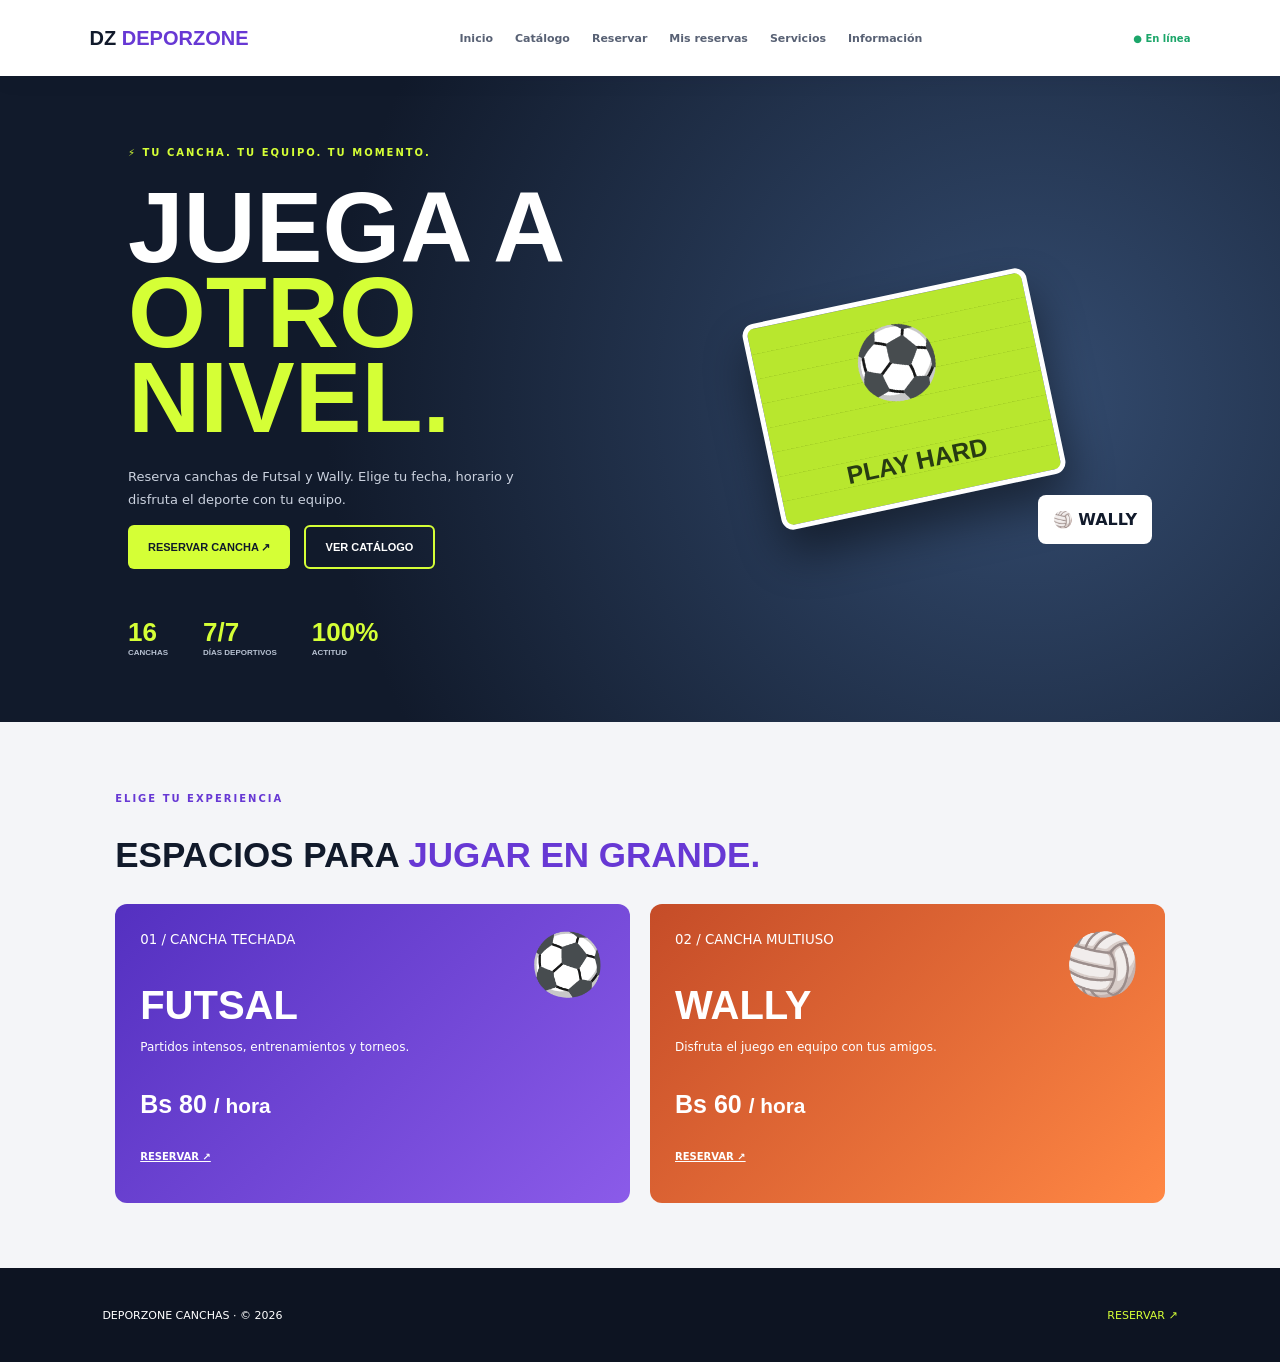
<file: index.html>
<!DOCTYPE html>
<html lang="es">
<head>
<meta charset="UTF-8">
<meta name="viewport" content="width=device-width, initial-scale=1.0, viewport-fit=cover">
<title>DeporZone Canchas</title>
<meta name="description" content="Reserva canchas de Futsal y Wally en La Paz. PWA con modo offline.">
<link rel="manifest" href="manifest.json">
<meta name="theme-color" content="#111a2b">
<link rel="icon" href="icons/icon-192.png">
<link rel="apple-touch-icon" href="icons/icon-192.png">
<link rel="stylesheet" href="styles.css">
</head>
<body class="pagina">
<header class="cabecera">
  <a class="cabecera__logo" href="#inicio">DZ <b>DEPORZONE</b></a>
  <button type="button" class="cabecera__hamburguesa" id="hamb" aria-label="Abrir menú" aria-expanded="false">☰</button>
  <nav class="cabecera__nav" id="nav" aria-label="Principal">
    <a class="cabecera__enlace" href="#inicio">Inicio</a>
    <a class="cabecera__enlace" href="#catalogo">Catálogo</a>
    <a class="cabecera__enlace" href="#reservar">Reservar</a>
    <a class="cabecera__enlace" href="#mis-reservas">Mis reservas</a>
    <a class="cabecera__enlace" href="#servicios">Servicios</a>
    <a class="cabecera__enlace" href="#info">Información</a>
  </nav>
  <span class="cabecera__estado estado-red estado-red--online" id="estadoRed" role="status" aria-live="polite">● En línea</span>
</header>

<main class="contenido">
<section class="vista" id="inicio">
  <div class="portada">
    <div class="portada__texto">
      <small class="portada__etiqueta">⚡ TU CANCHA. TU EQUIPO. TU MOMENTO.</small>
      <h1 class="portada__titulo">JUEGA A<br><em>OTRO NIVEL.</em></h1>
      <p class="portada__descripcion">Reserva canchas de Futsal y Wally. Elige tu fecha, horario y disfruta el deporte con tu equipo.</p>
      <a class="boton" href="#reservar">RESERVAR CANCHA ↗</a>
      <a class="boton boton--secundario" href="#catalogo">VER CATÁLOGO</a>
      <div class="portada__stats"><b>16 <small>CANCHAS</small></b><b>7/7 <small>DÍAS DEPORTIVOS</small></b><b>100% <small>ACTITUD</small></b></div>
    </div>
    <div class="portada__arte"><div class="portada__cancha">⚽<strong>PLAY HARD</strong></div><span class="portada__flotante">🏐 WALLY</span></div>
  </div>
  <div class="seccion">
    <small class="seccion__etiqueta">ELIGE TU EXPERIENCIA</small>
    <h2 class="seccion__titulo">ESPACIOS PARA <em>JUGAR EN GRANDE.</em></h2>
    <div class="deportes">
      <article class="tarjeta-deporte tarjeta-deporte--futsal"><span class="tarjeta-deporte__icono">⚽</span><small>01 / CANCHA TECHADA</small><h3 class="tarjeta-deporte__titulo">FUTSAL</h3><p class="tarjeta-deporte__texto">Partidos intensos, entrenamientos y torneos.</p><b class="tarjeta-deporte__precio">Bs 80 <small>/ hora</small></b><a class="tarjeta-deporte__enlace" href="#reservar" data-deporte="futsal">RESERVAR ↗</a></article>
      <article class="tarjeta-deporte tarjeta-deporte--wally"><span class="tarjeta-deporte__icono">🏐</span><small>02 / CANCHA MULTIUSO</small><h3 class="tarjeta-deporte__titulo">WALLY</h3><p class="tarjeta-deporte__texto">Disfruta el juego en equipo con tus amigos.</p><b class="tarjeta-deporte__precio">Bs 60 <small>/ hora</small></b><a class="tarjeta-deporte__enlace" href="#reservar" data-deporte="wally">RESERVAR ↗</a></article>
    </div>
  </div>
</section>

<section class="vista" id="catalogo">
  <div class="encabezado"><small class="encabezado__etiqueta">CATÁLOGO DE CANCHAS</small><h1 class="encabezado__titulo">ELIGE TU <em>ESPACIO.</em></h1><p class="encabezado__texto">Futsal y Wally en distintas zonas. Toca "Reservar" y pasamos directo al formulario.</p></div>
  <div class="seccion">
    <div class="filtros" id="filtrosCatalogo">
      <button type="button" class="filtros__chip filtros__chip--activo" data-filtro="todas">Todas</button>
      <button type="button" class="filtros__chip" data-filtro="futsal">⚽ Futsal</button>
      <button type="button" class="filtros__chip" data-filtro="wally">🏐 Wally</button>
      <span class="filtros__conteo" id="conteoCatalogo" aria-live="polite"></span>
    </div>
    <section id="catalogoCanchas" class="catalogo"><p class="catalogo__estado">Cargando canchas…</p></section>
    <article class="detalle-cancha" id="detalleCancha" hidden aria-live="polite">
      <h3 class="detalle-cancha__titulo" id="detalleTitulo"></h3>
      <div class="detalle-cancha__cuerpo" id="detalleProyecto"></div>
    </article>
  </div>
</section>

<section class="vista" id="reservar">
  <div class="encabezado"><small class="encabezado__etiqueta">RESERVAS ONLINE · DEPORZONE</small><h1 class="encabezado__titulo">APARTA TU <em>CANCHA.</em></h1><p class="encabezado__texto">Selecciona espacio, fecha y horario. El precio se calcula automáticamente.</p></div>
  <div class="reserva reserva--futsal seccion" id="reservaPanel">
    <div class="panel">
      <h2 class="panel__titulo">01 · ELIGE TU CANCHA</h2>
      <div class="tipos">
        <button type="button" class="tipos__boton tipos__boton--elegido" data-deporte="futsal">⚽ FUTSAL <small>Bs 80/h</small></button>
        <button type="button" class="tipos__boton" data-deporte="wally">🏐 WALLY <small>Bs 60/h</small></button>
      </div>
      <label class="panel__etiqueta" for="canchaReserva">Cancha específica</label>
      <select class="campo" id="canchaReserva"></select>
      <h2 class="panel__titulo">02 · FECHA Y HORARIO</h2>
      <label class="panel__etiqueta" for="fecha">Fecha de reserva</label>
      <input class="campo" id="fecha" type="date">
      <p class="panel__pista">Verde = disponible · Rojo = ocupado</p>
      <div id="horarios" class="horarios" role="group" aria-label="Horarios"></div>
      <h2 class="panel__titulo">03 · TIEMPO DE JUEGO</h2>
      <label class="panel__etiqueta" for="horas">Horas (1 a 5)</label>
      <div class="contador"><button type="button" class="contador__boton" id="minus" aria-label="Menos horas">−</button><input class="contador__valor" id="horas" type="number" min="1" max="5" value="1"><button type="button" class="contador__boton" id="plus" aria-label="Más horas">+</button></div>
    </div>
    <aside class="resumen" id="resumen">
      <small class="resumen__etiqueta">● RESUMEN DE TU RESERVA</small>
      <h2 class="resumen__titulo">DETALLE <em>DE COSTOS</em></h2>
      <div class="resumen__icono" id="ball">⚽</div>
      <p class="resumen__fila">Cancha <b id="canchaTexto">—</b></p>
      <p class="resumen__fila">Tipo de cancha <b id="kindText">Futsal</b></p>
      <p class="resumen__fila">Horario <b id="timeText">Sin seleccionar</b></p>
      <p class="resumen__fila">Horas <b id="hoursText">1</b></p>
      <p class="resumen__fila">Precio por hora <b id="rate">Bs 80</b></p>
      <p class="resumen__fila">Subtotal <b id="subtotal">Bs 80</b></p>
      <div class="resumen__garantia">GARANTÍA REEMBOLSABLE <b id="guarantee">Bs 40</b><small>Se devuelve al finalizar si no hay daños.</small></div>
      <h3 class="resumen__total">TOTAL A CANCELAR <strong id="total">Bs 120</strong></h3>
      <button type="button" id="confirm" class="boton boton--completo">CONFIRMAR RESERVA ↗</button>
      <small class="resumen__aviso">Demostración académica · No procesa pagos reales</small>
    </aside>
  </div>
</section>

<section class="vista" id="mis-reservas">
  <div class="encabezado"><small class="encabezado__etiqueta">TUS TURNOS</small><h1 class="encabezado__titulo">MIS <em>RESERVAS.</em></h1><p class="encabezado__texto">Reserva rápida en cualquiera de las 16 canchas, lista de espera y tus reservas confirmadas.</p></div>
  <div class="seccion modulos">
    <section class="panel modulo-reservas">
      <h2 class="panel__titulo">Reserva rápida de cancha y turno</h2>
      <form id="formReserva" class="formulario" novalidate>
        <label class="panel__etiqueta" for="clienteNombre">Nombre o equipo</label>
        <input class="campo" type="text" id="clienteNombre" placeholder="Nombre o equipo" maxlength="40" autocomplete="off" required>
        <label class="panel__etiqueta" for="canchaSelect">Cancha</label>
        <select class="campo" id="canchaSelect"></select>
        <label class="panel__etiqueta" for="turnoSelect">Horario (hoy)</label>
        <select class="campo" id="turnoSelect"></select>
        <p class="formulario__error" id="errorReserva" role="alert" hidden>Escribe tu nombre o equipo.</p>
        <button type="submit" class="boton-accion">Confirmar reserva</button>
      </form>
    </section>
    <section class="panel cola-espera">
      <h2 class="panel__titulo">Lista de espera</h2>
      <label class="panel__etiqueta" for="inputEquipo">Equipo o jugador</label>
      <input class="campo" type="text" id="inputEquipo" placeholder="Anotar equipo o jugador…" maxlength="40" autocomplete="off">
      <button type="button" id="btnAnotar" class="boton-tactil boton-tactil--ancho">+ Anotar</button>
      <div id="listaEspera" class="cola-espera__lista"></div>
    </section>
    <section class="panel panel--ancho reservas-confirmadas">
      <h2 class="panel__titulo">Reservas confirmadas</h2>
      <p class="reservas-confirmadas__vacio" id="reservasVacio">Aún no tienes reservas confirmadas.</p>
      <ul id="listaReservas" class="lista-segura"></ul>
      <button type="button" id="btnLimpiarReservas" class="boton-accion boton-accion--peligro" hidden>Limpiar reservas confirmadas</button>
    </section>
  </div>
</section>

<section class="vista" id="servicios">
  <div class="encabezado"><small class="encabezado__etiqueta">MÁS QUE UNA CANCHA</small><h1 class="encabezado__titulo">ESPACIOS PARA <em>JUGAR.</em></h1></div>
  <div class="seccion servicios">
    <article class="servicios__item"><span class="servicios__icono">⚽</span><div class="servicios__texto"><h2>CANCHA DE FUTSAL</h2><p>Espacio para partidos recreativos y competitivos.</p></div><b class="servicios__precio">Bs 80/h</b></article>
    <article class="servicios__item"><span class="servicios__icono">🏐</span><div class="servicios__texto"><h2>CANCHA DE WALLY</h2><p>Ideal para disfrutar del juego en equipo.</p></div><b class="servicios__precio">Bs 60/h</b></article>
  </div>
</section>

<section class="vista" id="info">
  <div class="encabezado"><small class="encabezado__etiqueta">AYUDA Y CONTROL</small><h1 class="encabezado__titulo">JUEGA CON <em>CONFIANZA.</em></h1></div>
  <div class="seccion">
    <div class="acordeon">
      <article class="acordeon__item"><button type="button" class="acordeon__boton">¿Cómo reservo una cancha? <b>＋</b></button><div class="acordeon__panel">Elige el tipo de cancha, la cancha específica, fecha, horario disponible y cantidad de horas. Revisa el resumen y confirma.</div></article>
      <article class="acordeon__item"><button type="button" class="acordeon__boton">¿Qué es la garantía? <b>＋</b></button><div class="acordeon__panel">Es un monto reembolsable por el cuidado de las instalaciones. En esta maqueta equivale al 50% del subtotal.</div></article>
      <article class="acordeon__item"><button type="button" class="acordeon__boton">¿Qué significa un horario rojo? <b>＋</b></button><div class="acordeon__panel">Es un horario ocupado que no puede seleccionarse.</div></article>
      <article class="acordeon__item"><button type="button" class="acordeon__boton">¿Funciona sin internet? <b>＋</b></button><div class="acordeon__panel">Sí. Si pierdes la conexión, tu reserva se guarda en el dispositivo como "Pendiente de envío" y se verifica sola al volver la red.</div></article>
      <article class="acordeon__item"><button type="button" class="acordeon__boton">¿Se realiza un pago real? <b>＋</b></button><div class="acordeon__panel">No. La web es una demostración académica sin conexión a pasarela de pago.</div></article>
    </div>
    <div class="bitacora"><h2 class="bitacora__titulo">BITÁCORA DE ACTIVIDAD</h2><button type="button" class="bitacora__limpiar" id="clear">LIMPIAR</button><div class="bitacora__registro" id="logs">Sesión iniciada.</div></div>
  </div>
</section>
</main>

<footer class="pie">DEPORZONE CANCHAS · © 2026 <a class="pie__enlace" href="#reservar">RESERVAR ↗</a></footer>

<div class="modal" id="modal" role="dialog" aria-modal="true" aria-labelledby="modalTitulo">
  <div class="modal__caja">
    <button type="button" id="x" class="modal__cerrar" aria-label="Cerrar">×</button>
    <small>ÚLTIMO PASO</small>
    <h2 class="modal__titulo" id="modalTitulo">CONFIRMAR <em>RESERVA.</em></h2>
    <p class="modal__intro">Verifica el detalle antes de procesar tu solicitud.</p>
    <p class="modal__fila">Servicio <b id="mKind">Futsal</b></p>
    <p class="modal__fila">Horario <b id="mTime">—</b></p>
    <p class="modal__fila">Monto a cancelar <b id="mTotal">Bs 120</b></p>
    <div class="modal__tiempo">TIEMPO RESTANTE <strong id="timer">00:30</strong></div>
    <button type="button" id="cancel" class="modal__cancelar">CANCELAR</button>
    <button type="button" id="process" class="boton">PROCESAR RESERVA ↗</button>
  </div>
</div>
<div class="toast" id="toast" role="status" aria-live="polite"></div>

<script src="vendor/jquery-3.6.1.min.js"></script>
<script src="vendor/purify-3.4.14.min.js"></script>
<script src="script.js"></script>
</body>
</html>
</file>
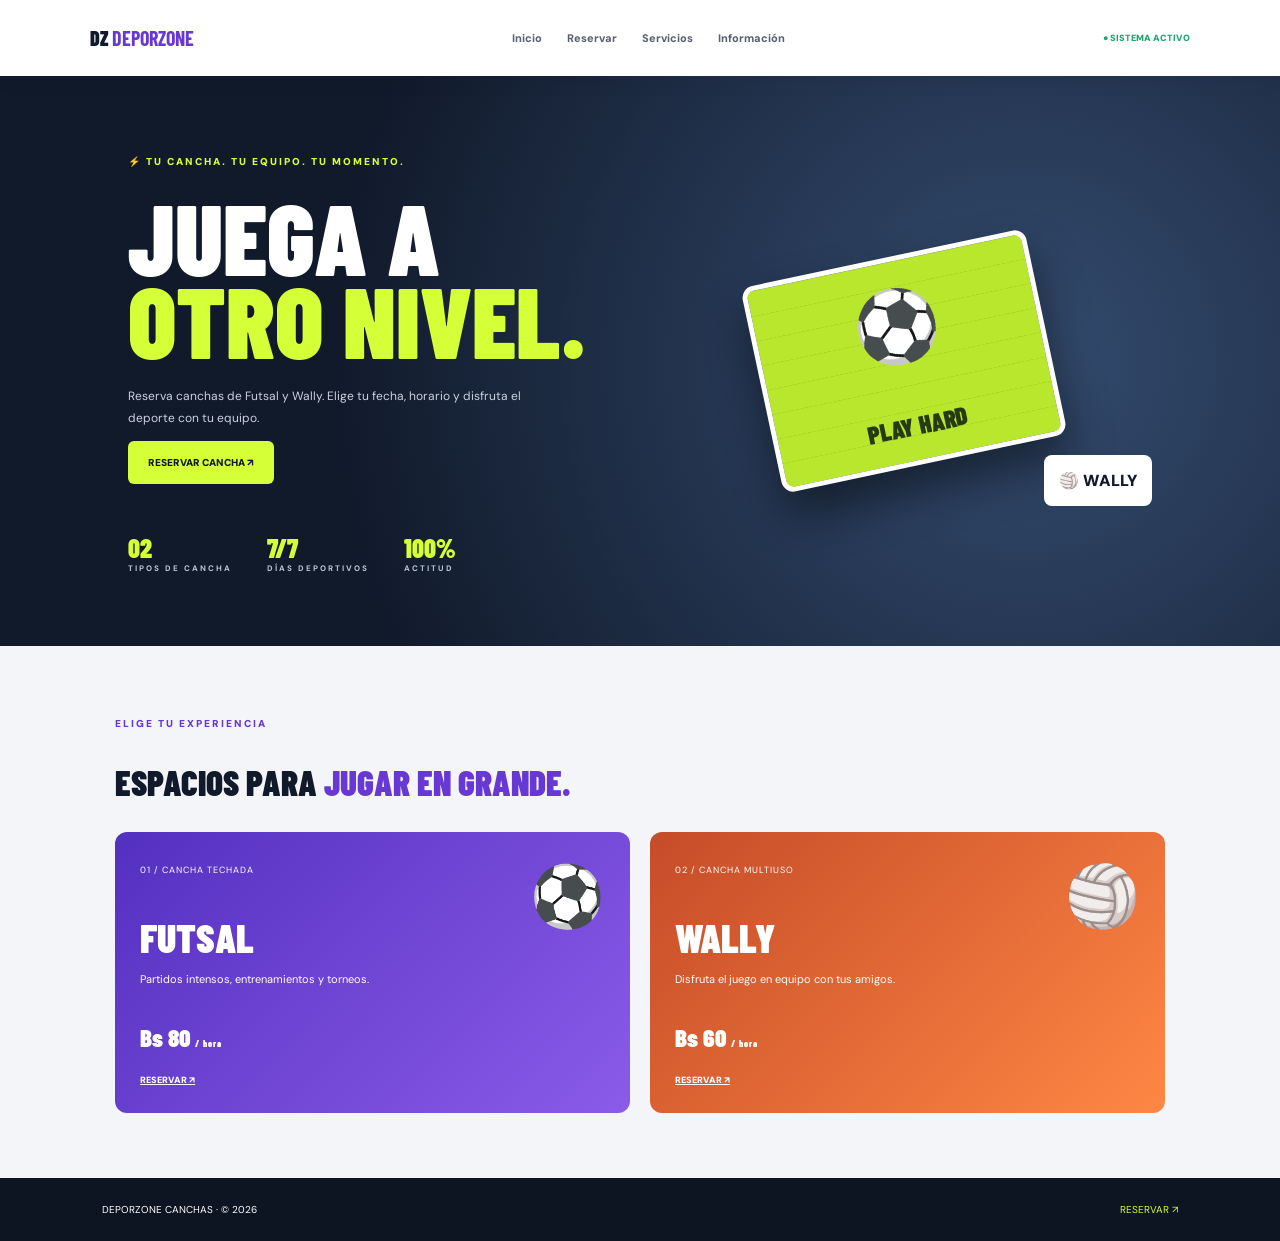
<file: lab-jquery/index.html>
<!DOCTYPE html><html lang="es"><head><meta charset="UTF-8"><meta name="viewport" content="width=device-width,initial-scale=1,viewport-fit=cover"><title>DeporZone Canchas</title><link rel="stylesheet" href="styles.css"></head><body>
<header><a class="logo" href="#inicio">DZ <b>DEPORZONE</b></a><button id="hamb">☰</button><nav id="nav"><a href="#inicio">Inicio</a><a href="#reservar">Reservar</a><a href="#servicios">Servicios</a><a href="#info">Información</a></nav><span class="status">● SISTEMA ACTIVO</span></header>
<main>
<section class="view" id="inicio"><div class="hero"><div><small>⚡ TU CANCHA. TU EQUIPO. TU MOMENTO.</small><h1>JUEGA A<br><em>OTRO NIVEL.</em></h1><p>Reserva canchas de Futsal y Wally. Elige tu fecha, horario y disfruta el deporte con tu equipo.</p><a class="btn" href="#reservar">RESERVAR CANCHA ↗</a><div class="stats"><b>02 <small>TIPOS DE CANCHA</small></b><b>7/7 <small>DÍAS DEPORTIVOS</small></b><b>100% <small>ACTITUD</small></b></div></div><div class="hero-art"><div class="court">⚽<strong>PLAY HARD</strong></div><span class="float">🏐 WALLY</span></div></div>
<div class="section"><small class="purple">ELIGE TU EXPERIENCIA</small><h2>ESPACIOS PARA <em>JUGAR EN GRANDE.</em></h2><div class="cards"><article class="card fut"><span>⚽</span><small>01 / CANCHA TECHADA</small><h3>FUTSAL</h3><p>Partidos intensos, entrenamientos y torneos.</p><b>Bs 80 <small>/ hora</small></b><a href="#reservar" data-type="futsal">RESERVAR ↗</a></article><article class="card wal"><span>🏐</span><small>02 / CANCHA MULTIUSO</small><h3>WALLY</h3><p>Disfruta el juego en equipo con tus amigos.</p><b>Bs 60 <small>/ hora</small></b><a href="#reservar" data-type="wally">RESERVAR ↗</a></article></div></div></section>
<section class="view" id="reservar"><div class="pagehead"><small>RESERVAS ONLINE · DEPORZONE</small><h1>APARTA TU <em>CANCHA.</em></h1><p>Selecciona espacio, fecha y horario. El precio se calcula automáticamente.</p></div><div class="booking section"><div class="panel"><h2>01 · ELIGE TU CANCHA</h2><div class="types"><button class="type chosen" data-kind="futsal">⚽ FUTSAL <small>Bs 80/h</small></button><button class="type" data-kind="wally">🏐 WALLY <small>Bs 60/h</small></button></div><h2>02 · FECHA Y HORARIO</h2><label>Fecha de reserva</label><input id="date" type="date"><p class="hint">Verde = disponible · Rojo = ocupado</p><div id="slots" class="slots"><button data-time="09:00">09:00</button><button class="busy" disabled>10:00</button><button data-time="11:00">11:00</button><button data-time="12:00">12:00</button><button class="busy" disabled>13:00</button><button data-time="14:00">14:00</button><button data-time="15:00">15:00</button><button class="busy" disabled>16:00</button><button data-time="17:00">17:00</button><button data-time="18:00">18:00</button><button class="busy" disabled>19:00</button><button data-time="20:00">20:00</button></div><h2>03 · TIEMPO DE JUEGO</h2><label>Horas (1 a 5)</label><div class="counter"><button id="minus">−</button><input id="hours" type="number" min="1" max="5" value="1"><button id="plus">+</button></div></div>
<aside class="summary"><small>● RESUMEN DE TU RESERVA</small><h2>DETALLE <em>DE COSTOS</em></h2><div class="ball" id="ball">⚽</div><p>Tipo de cancha <b id="kindText">Futsal</b></p><p>Horario <b id="timeText">Sin seleccionar</b></p><p>Horas <b id="hoursText">1</b></p><p>Precio por hora <b id="rate">Bs 80</b></p><p>Subtotal <b id="subtotal">Bs 80</b></p><div class="guarantee">GARANTÍA REEMBOLSABLE <b id="guarantee">Bs 40</b><small>Se devuelve al finalizar si no hay daños.</small></div><h3>TOTAL A CANCELAR <strong id="total">Bs 120</strong></h3><button id="confirm" class="btn full">CONFIRMAR RESERVA ↗</button><small class="disclaimer">Demostración académica · No procesa pagos reales</small></aside></div></section>
<section class="view" id="servicios"><div class="pagehead"><small>MÁS QUE UNA CANCHA</small><h1>ESPACIOS PARA <em>JUGAR.</em></h1></div><div class="section detail"><article><span>⚽</span><div><h2>CANCHA DE FUTSAL</h2><p>Espacio para partidos recreativos y competitivos.</p></div><b>Bs 80/h</b></article><article><span>🏐</span><div><h2>CANCHA DE WALLY</h2><p>Ideal para disfrutar del juego en equipo.</p></div><b>Bs 60/h</b></article></div></section>
<section class="view" id="info"><div class="pagehead"><small>AYUDA Y CONTROL</small><h1>JUEGA CON <em>CONFIANZA.</em></h1></div><div class="section"><div class="accordion"><article><button>¿Cómo reservo una cancha? <b>＋</b></button><div>Elige el tipo de cancha, fecha, horario disponible y cantidad de horas. Revisa el resumen y confirma.</div></article><article><button>¿Qué es la garantía? <b>＋</b></button><div>Es un monto reembolsable por el cuidado de las instalaciones. En esta maqueta equivale al 50% del subtotal.</div></article><article><button>¿Qué significa un horario rojo? <b>＋</b></button><div>Es un horario ocupado que no puede seleccionarse.</div></article><article><button>¿Se realiza un pago real? <b>＋</b></button><div>No. La web es una demostración académica sin conexión a pasarela de pago.</div></article></div><div class="log"><h2>BITÁCORA DE ACTIVIDAD</h2><button id="clear">LIMPIAR</button><div id="logs">Sesión iniciada.</div></div></div></section>
</main><footer>DEPORZONE CANCHAS · © 2026 <a href="#reservar">RESERVAR ↗</a></footer>
<div id="modal"><div class="dialog"><button id="x" class="x">×</button><small>ÚLTIMO PASO</small><h2>CONFIRMAR <em>RESERVA.</em></h2><p>Verifica el detalle antes de procesar tu solicitud.</p><p>Servicio <b id="mKind">Futsal</b></p><p>Horario <b id="mTime">—</b></p><p>Monto a cancelar <b id="mTotal">Bs 120</b></p><div class="timer">TIEMPO RESTANTE <strong id="timer">00:30</strong></div><button id="cancel">CANCELAR</button><button id="process" class="btn">PROCESAR RESERVA ↗</button></div></div><div id="toast"></div>
<script src="vendor/jquery-3.6.1.min.js"></script><script src="script.js"></script></body></html>
</file>
<file: styles.css>
/* DeporZone · BEM (bloque__elemento--modificador) · especificidad plana de 1 clase · sin !important · CLS ≤ 0.1 */
:root{--navy:#111a2b;--purple:#6738d4;--lime:#d5ff36;--orange:#f97316;--paper:#f4f5f8;--muted:#667085;--ok:#168151;--bad:#ca4e58;--safe-top:env(safe-area-inset-top,0px);--safe-bottom:env(safe-area-inset-bottom,0px)}
*,*::before,*::after{box-sizing:border-box}
html{-webkit-text-size-adjust:100%;scroll-padding-top:90px}
.pagina{margin:0;min-height:100dvh;background:var(--paper);color:var(--navy);font-family:"DM Sans","Segoe UI",system-ui,sans-serif;overflow-x:hidden}
img{max-width:100%;height:auto}
:focus-visible{outline:3px solid var(--orange);outline-offset:2px}

/* ===== cabecera ===== */
.cabecera{min-height:76px;background:#fff;display:flex;align-items:center;justify-content:space-between;gap:12px;padding:var(--safe-top) 7% 0;position:sticky;top:0;z-index:10;box-shadow:0 3px 20px #111a2b12}
.cabecera__logo{font:900 20px "Barlow Condensed","Arial Narrow",sans-serif;color:var(--navy);text-decoration:none}
.cabecera__logo b{color:var(--purple)}
.cabecera__nav{display:flex;gap:22px}
.cabecera__enlace{display:inline-flex;align-items:center;min-height:44px;font-size:11px;font-weight:800;text-decoration:none;color:#586174}
.cabecera__enlace:hover{color:var(--purple)}
.cabecera__hamburguesa{display:none;min-width:44px;min-height:44px;border:0;border-radius:6px;background:var(--lime);font-size:20px;cursor:pointer}
.cabecera__estado{font-size:10px;font-weight:900;white-space:nowrap}
.estado-red--online{color:#1ca66a}
.estado-red--offline{color:var(--orange)}

/* ===== vistas ===== */
.vista{display:none}
.vista--activa{display:block}
.contenido{overflow-x:clip}

/* ===== portada ===== */
.portada{background:radial-gradient(circle at 80%,#344c70,#111a2b 65%);color:#fff;min-height:570px;padding:65px 10%;display:grid;grid-template-columns:1fr 1fr;align-items:center;gap:30px}
.portada__etiqueta,.encabezado__etiqueta{color:var(--lime);font-size:10px;font-weight:900;letter-spacing:2px}
.portada__titulo,.encabezado__titulo{font:900 clamp(55px,8vw,100px)/.85 "Barlow Condensed","Arial Narrow",sans-serif;margin:25px 0}
.portada__titulo em,.encabezado__titulo em{font-style:normal;color:var(--lime)}
.portada__descripcion,.encabezado__texto{font-size:13px;line-height:1.8;color:#cbd2df;max-width:430px}
.portada__stats{display:flex;gap:35px;margin-top:48px}
.portada__stats b{font:900 26px "Barlow Condensed","Arial Narrow",sans-serif;color:var(--lime)}
.portada__stats small{display:block;font:800 8px "DM Sans",sans-serif;color:#b8c2d2}
.portada__arte{height:330px;display:grid;place-items:center;position:relative}
.portada__cancha{width:290px;max-width:100%;height:210px;border:5px solid #fff;border-radius:12px;background:repeating-linear-gradient(0deg,#b8e72e,#b8e72e 24px,#a5d126 25px);transform:rotate(-12deg);display:grid;place-items:center;color:#273b12;font-size:70px;box-shadow:0 25px 45px #0007}
.portada__cancha strong{font:900 25px "Barlow Condensed","Arial Narrow",sans-serif}
.portada__flotante{position:absolute;right:0;bottom:20px;background:#fff;color:var(--navy);padding:15px;border-radius:8px;font-weight:900}

/* ===== botones ===== */
.boton{display:inline-flex;align-items:center;justify-content:center;min-height:44px;border:0;border-radius:6px;background:var(--lime);color:var(--navy);padding:0 20px;font:900 11px "DM Sans",sans-serif;text-decoration:none;cursor:pointer}
.boton--secundario{background:transparent;color:#fff;border:2px solid var(--lime);margin-left:8px}
.boton--completo{width:100%}
.boton-accion{width:100%;min-height:44px;margin-top:14px;border:0;border-radius:6px;background:var(--purple);color:#fff;font:900 12px "DM Sans",sans-serif;cursor:pointer}
.boton-accion--peligro{background:var(--bad)}
.boton-tactil{min-width:44px;min-height:44px;flex-shrink:0;background:#0f172a;color:#fff;border:0;border-bottom:3px solid var(--orange);border-radius:6px;font-weight:800;cursor:pointer}
.boton-tactil--ancho{width:100%;margin-top:10px}

/* ===== secciones y tarjetas de deporte ===== */
.seccion{padding:65px 9%}
.seccion__etiqueta{color:var(--purple);font-size:10px;font-weight:900;letter-spacing:2px}
.seccion__titulo,.panel__titulo,.resumen__titulo,.modal__titulo,.bitacora__titulo{font-family:"Barlow Condensed","Arial Narrow",sans-serif;font-weight:900}
.seccion__titulo{font-size:35px}
.seccion__titulo em,.modal__titulo em{font-style:normal;color:var(--purple)}
.deportes{display:grid;grid-template-columns:1fr 1fr;gap:20px}
.tarjeta-deporte{padding:25px;border-radius:12px;color:#fff;position:relative;overflow:hidden}
.tarjeta-deporte--futsal{background:linear-gradient(135deg,#5430c0,#8b5be9)}
.tarjeta-deporte--wally{background:linear-gradient(135deg,#c54c28,#ff8744)}
.tarjeta-deporte__icono{float:right;font-size:60px}
.tarjeta-deporte__titulo{font:900 40px "Barlow Condensed","Arial Narrow",sans-serif;margin:35px 0 0}
.tarjeta-deporte__texto{font-size:12px;min-height:35px}
.tarjeta-deporte__precio{display:block;font:900 25px "Barlow Condensed","Arial Narrow",sans-serif;margin:15px 0}
.tarjeta-deporte__enlace{display:inline-flex;align-items:center;min-height:44px;font-size:10px;font-weight:900;color:#fff}

/* ===== encabezado de página ===== */
.encabezado{background:linear-gradient(110deg,#111a2b,#304767);padding:55px 10%;color:#fff}
.encabezado__titulo{font-size:clamp(46px,7vw,70px);margin:17px 0}

/* ===== catálogo ===== */
.filtros{display:flex;flex-wrap:wrap;align-items:center;gap:10px;margin-bottom:25px}
.filtros__chip{min-height:44px;border:1px solid #d9dce5;background:#fff;border-radius:999px;padding:0 18px;font:800 12px "DM Sans",sans-serif;color:var(--navy);cursor:pointer}
.filtros__chip--activo{background:var(--purple);border-color:var(--purple);color:#fff}
.filtros__conteo{margin-left:auto;font-size:12px;color:var(--muted)}
.catalogo{display:grid;grid-template-columns:repeat(auto-fill,minmax(250px,1fr));gap:18px;min-height:200px}
.catalogo__estado{grid-column:1/-1;font-size:13px;color:var(--muted);text-align:center;padding:40px 10px}
.catalogo__reintentar{display:block;min-height:44px;margin:8px auto 0;padding:0 18px;border:0;border-radius:6px;background:var(--lime);font:900 11px "DM Sans",sans-serif;cursor:pointer}
.tarjeta-cancha{background:#fff;border:1px solid #e5e7ed;border-radius:12px;overflow:hidden;display:flex;flex-direction:column;min-width:0}
.tarjeta-cancha__imagen{display:block;width:100%;height:auto;aspect-ratio:5/3;background:#e9ebf1;object-fit:cover}
.tarjeta-cancha__info{padding:16px 18px 6px;flex:1;min-width:0}
.tarjeta-cancha__titulo{font:900 24px "Barlow Condensed","Arial Narrow",sans-serif;margin:0 0 6px;white-space:nowrap;overflow:hidden;text-overflow:ellipsis}
.tarjeta-cancha__detalle{font-size:12px;line-height:1.6;color:var(--muted);margin:0 0 6px}
.tarjeta-cancha__meta{font-size:11px;margin:0}
.tarjeta-cancha__meta b{color:var(--purple)}
.tarjeta-cancha__acciones{display:flex;gap:8px;padding:12px 18px 18px}
.tarjeta-cancha__boton{flex:1;min-height:44px;border:2px solid var(--navy);border-radius:6px;background:#fff;color:var(--navy);font:900 11px "DM Sans",sans-serif;cursor:pointer}
.tarjeta-cancha__boton--destacado{background:var(--lime);border-color:var(--lime);border-bottom:3px solid var(--orange)}
.detalle-cancha{margin-top:25px;padding:22px;background:#fff;border-left:5px solid var(--purple);border-radius:10px}
.detalle-cancha__titulo{font:900 28px "Barlow Condensed","Arial Narrow",sans-serif;margin:0 0 8px}
.detalle-cancha__cuerpo{font-size:13px;line-height:1.7;overflow-wrap:anywhere}

/* ===== reserva ===== */
.reserva{display:grid;grid-template-columns:1.4fr .8fr;gap:25px;align-items:start}
.panel,.resumen{background:#fff;border:1px solid #e5e7ed;border-radius:12px;padding:25px;min-width:0}
.panel--ancho{grid-column:1/-1}
.panel__titulo{font-size:23px;margin:5px 0 17px}
.panel__etiqueta{display:block;font-size:11px;font-weight:900;margin:10px 0 6px}
.panel__pista{font-size:11px;color:var(--muted)}
.campo{width:100%;min-height:44px;padding:10px 12px;border:1px solid #cfd4de;border-radius:6px;font:16px "DM Sans",sans-serif;background:#fff;color:var(--navy)}
.campo:focus{outline:none;border-color:var(--orange);box-shadow:0 0 0 3px #f9731626}
.tipos{display:grid;grid-template-columns:1fr 1fr;gap:12px;margin-bottom:20px}
.tipos__boton{min-height:44px;padding:15px;border:1px solid #ddd;background:#fafafa;border-radius:7px;font-weight:900;cursor:pointer}
.tipos__boton small{display:block;margin-top:5px;color:var(--muted)}
.tipos__boton--elegido{border:2px solid var(--purple);background:#f3efff}
.horarios{display:grid;grid-template-columns:repeat(4,1fr);gap:9px;margin:15px 0 28px}
.horarios__boton{min-height:44px;padding:0 4px;background:#e8f8f0;border:1px solid #a8e2c4;color:var(--ok);border-radius:6px;font-weight:900;cursor:pointer}
.horarios__boton--ocupado{background:#ffeded;border-color:#f1bfc2;color:var(--bad);cursor:not-allowed}
.horarios__boton--elegido{background:var(--purple);color:#fff;border-color:var(--purple)}
.contador{display:flex;gap:8px}
.contador__boton{min-width:44px;min-height:44px;border:0;border-radius:6px;background:#eee8ff;color:var(--purple);font-size:20px;cursor:pointer}
.contador__valor{width:64px;min-height:44px;text-align:center;border:1px solid #cfd4de;border-radius:6px;font:16px "DM Sans",sans-serif}

/* resumen (tema dinámico por deporte) */
.resumen{background:var(--navy);color:#fff;position:sticky;top:90px}
.reserva--futsal .resumen{background:linear-gradient(160deg,#111a2b 55%,#3b2a85)}
.reserva--wally .resumen{background:linear-gradient(160deg,#111a2b 55%,#8a3b1c)}
.resumen__etiqueta{color:var(--lime);font-size:10px;font-weight:900}
.resumen__titulo{font-size:29px}
.resumen__titulo em{font-style:normal;color:var(--lime)}
.resumen__icono{background:#2c3e5a;padding:17px;text-align:center;font-size:45px;border-radius:7px;min-height:88px}
.resumen__fila{display:flex;justify-content:space-between;gap:10px;font-size:12px;color:#ccd3df;border-bottom:1px solid #ffffff22;padding:9px 0;margin:0}
.resumen__fila b{color:#fff;text-align:right;min-width:0;overflow-wrap:anywhere}
.resumen__garantia{background:#ffffff12;padding:12px;font-size:10px;color:var(--lime);margin-top:12px}
.resumen__garantia b{float:right}
.resumen__garantia small{display:block;color:#bdc8d8;margin-top:7px}
.resumen__total{display:flex;justify-content:space-between;align-items:center;font-size:11px;margin:20px 0}
.resumen__total strong{font:900 28px "Barlow Condensed","Arial Narrow",sans-serif;color:var(--lime);min-width:5ch;text-align:right}
.resumen__monto--resaltado{text-shadow:0 0 14px var(--lime)}
.resumen__aviso{display:block;text-align:center;color:#aab5c5;margin-top:12px;font-size:10px}

/* ===== mis reservas ===== */
.modulos{display:grid;grid-template-columns:1fr 1fr;gap:25px;align-items:start}
.lista-segura{list-style:none;margin:18px 0 0;padding:0}
.reserva-item,.espera-item{display:flex;align-items:center;gap:10px;padding:8px;border-bottom:1px solid #e2e8f0}
.reserva-item__nombre{min-width:0;max-width:30%;white-space:nowrap;overflow:hidden;text-overflow:ellipsis;font-size:13px}
.reserva-item__detalle{flex:1;min-width:0;white-space:nowrap;overflow:hidden;text-overflow:ellipsis;font-size:12px;color:var(--muted)}
.reserva-item__estado{font-size:11px;font-style:normal;font-weight:800;white-space:nowrap}
.reserva-item__estado--confirmada{color:var(--ok)}
.reserva-item__estado--pendiente{color:var(--orange)}
.espera-item{justify-content:space-between}
.espera-item__nombre{flex:1;min-width:0;white-space:nowrap;overflow:hidden;text-overflow:ellipsis;font-size:14px}
.reservas-confirmadas__vacio{font-size:13px;color:var(--muted)}
.formulario__error{color:var(--bad);font-size:12px;margin:8px 0 0}

/* ===== servicios, acordeón, bitácora ===== */
.servicios__item{display:flex;align-items:center;gap:20px;background:#fff;padding:20px;margin-bottom:15px;border-radius:10px}
.servicios__icono{font-size:40px}
.servicios__texto{min-width:0}
.servicios__texto p{font-size:12px;color:var(--muted)}
.servicios__precio{margin-left:auto;color:var(--purple);white-space:nowrap}
.acordeon{background:#fff;border-radius:10px;overflow:hidden}
.acordeon__item+.acordeon__item{border-top:1px solid #eee}
.acordeon__boton{width:100%;min-height:44px;border:0;background:#fff;padding:18px;text-align:left;font-weight:900;cursor:pointer;display:flex;justify-content:space-between;gap:10px}
.acordeon__panel{display:none;padding:0 18px 18px;font-size:12px;line-height:1.7;color:var(--muted)}
.bitacora{background:#fff;border-radius:10px;margin-top:25px;padding:20px}
.bitacora__titulo{display:inline-block;font-size:24px}
.bitacora__limpiar{float:right;min-height:44px;padding:0 14px;border:1px solid #ddd;background:#fff;color:var(--purple);cursor:pointer}
.bitacora__registro{font-size:11px;color:var(--muted);padding-top:10px;overflow-wrap:anywhere}

/* ===== pie ===== */
.pie{background:#0d1422;color:#fff;padding:25px 8%;display:flex;justify-content:space-between;align-items:center;font-size:11px}
.pie__enlace{display:inline-flex;align-items:center;min-height:44px;color:var(--lime);text-decoration:none}

/* ===== modal + toast ===== */
.modal{display:none;position:fixed;inset:0;background:#080e1bcc;z-index:30;align-items:center;justify-content:center;padding:15px}
.modal--visible{display:flex}
.modal__caja{background:#fff;border-radius:12px;padding:28px;width:min(450px,100%);position:relative;max-height:calc(100dvh - 30px);overflow-y:auto}
.modal__titulo{font-size:34px;margin:10px 0}
.modal__intro{font-size:12px;color:var(--muted)}
.modal__fila{display:flex;justify-content:space-between;gap:10px;border-bottom:1px solid #eee;padding:10px 0;font-size:12px;margin:0}
.modal__fila b{text-align:right;min-width:0;overflow-wrap:anywhere}
.modal__cerrar{position:absolute;right:8px;top:8px;width:44px;height:44px;border:0;border-radius:50%;background:#f1f1f5;font-size:22px;cursor:pointer}
.modal__tiempo{background:#f0ebff;padding:13px;display:flex;justify-content:space-between;align-items:center;font-size:10px;font-weight:900;color:var(--purple);margin:15px 0}
.modal__tiempo strong{font:900 23px "Barlow Condensed","Arial Narrow",sans-serif}
.modal__cancelar{min-height:44px;padding:0 16px;border:0;margin-right:8px;border-radius:6px;cursor:pointer}
.toast{display:none;position:fixed;right:20px;top:calc(90px + var(--safe-top));background:#fff;border-left:5px solid #20a66b;padding:17px;border-radius:7px;box-shadow:0 10px 30px #0003;z-index:40;font-size:12px;max-width:320px}

/* ===== responsivo ===== */
@media(max-width:900px){.cabecera__nav{gap:12px}.cabecera__estado{font-size:9px}}
@media(max-width:700px){
  .cabecera{padding:var(--safe-top) 5% 0}
  .cabecera__hamburguesa{display:block}
  .cabecera__nav{display:none;position:absolute;top:100%;left:0;right:0;background:#fff;padding:12px 20px;flex-direction:column;gap:0;box-shadow:0 12px 20px #111a2b18}
  .cabecera__nav--abierto{display:flex}
  .portada{grid-template-columns:1fr;padding:45px 7%}
  .portada__arte{height:250px}
  .portada__stats{gap:18px}
  .seccion{padding:45px 6%}
  .deportes,.reserva,.modulos{grid-template-columns:1fr}
  .encabezado{padding:42px 7%}
  .resumen{position:static}
  .horarios{grid-template-columns:repeat(3,1fr)}
  .filtros__conteo{margin-left:0;width:100%}
  .boton--secundario{margin:10px 0 0}
  .pie{gap:12px;flex-direction:column}
  .toast{right:10px;left:10px;max-width:none}
}
@media(max-width:380px){.cabecera__estado{display:none}.reserva-item{flex-wrap:wrap}.reserva-item__nombre{max-width:100%}}
@media(min-width:700px) and (max-width:1024px){.catalogo{grid-template-columns:repeat(2,1fr)}}
@media (orientation:landscape) and (max-height:500px){
  .cabecera{min-height:56px}
  .portada{min-height:0;padding:30px 7%}
  .encabezado{padding:28px 7%}
  .seccion{padding:30px 6%}
  .panel{padding:12px 16px}
  .resumen{position:static}
}
@media (prefers-reduced-motion:reduce){*,*::before,*::after{animation-duration:.01ms;transition-duration:.01ms;scroll-behavior:auto}}
</file>
<file: lab-jquery/styles.css>
@import url('https://fonts.googleapis.com/css2?family=Barlow+Condensed:wght@600;700;800;900&family=DM+Sans:wght@400;600;700;800&display=swap');:root{--navy:#111a2b;--purple:#6738d4;--lime:#d5ff36;--orange:#ff713f;--paper:#f4f5f8;--muted:#788092}*{box-sizing:border-box}body{margin:0;background:var(--paper);color:var(--navy);font-family:"DM Sans",sans-serif}header{height:76px;background:white;display:flex;align-items:center;justify-content:space-between;padding:0 7%;position:sticky;top:0;z-index:10;box-shadow:0 3px 20px #111a2b12}.logo{font:900 20px "Barlow Condensed";color:var(--navy);text-decoration:none}.logo b{color:var(--purple)}nav{display:flex;gap:25px}nav a{font-size:11px;font-weight:800;text-decoration:none;color:#586174}nav a:hover{color:var(--purple)}.status{font-size:9px;color:#1ca66a;font-weight:900}#hamb{display:none}.view{display:none}.view.active{display:block}.hero{background:radial-gradient(circle at 80%,#344c70,#111a2b 65%);color:white;min-height:570px;padding:65px 10%;display:grid;grid-template-columns:1fr 1fr;align-items:center;gap:30px}.hero small,.pagehead small{color:var(--lime);font-size:10px;font-weight:900;letter-spacing:2px}.hero h1,.pagehead h1{font:900 clamp(65px,8vw,100px)/.83 "Barlow Condensed";margin:25px 0}.hero h1 em,.pagehead h1 em{font-style:normal;color:var(--lime)}.hero p,.pagehead p{font-size:12px;line-height:1.8;color:#cbd2df;max-width:420px}.btn{display:inline-block;border:0;border-radius:6px;background:var(--lime);color:var(--navy);padding:15px 20px;font-size:10px;font-weight:900;text-decoration:none;cursor:pointer}.stats{display:flex;gap:35px;margin-top:48px}.stats b{font:900 26px "Barlow Condensed";color:var(--lime)}.stats small{display:block;font:800 8px "DM Sans";color:#b8c2d2}.hero-art{height:330px;display:grid;place-items:center;position:relative}.court{width:290px;height:210px;border:5px solid white;border-radius:12px;background:repeating-linear-gradient(0deg,#b8e72e,#b8e72e 24px,#a5d126 25px);transform:rotate(-12deg);display:grid;place-items:center;color:#273b12;font-size:70px;box-shadow:0 25px 45px #0007}.court strong{font:900 25px "Barlow Condensed"}.float{position:absolute;right:0;bottom:20px;background:white;color:var(--navy);padding:15px;border-radius:8px;font-weight:900}.section{padding:65px 9%}.purple{color:var(--purple);font-size:10px;font-weight:900;letter-spacing:2px}h2{font:900 35px "Barlow Condensed"}h2 em{font-style:normal;color:var(--purple)}.cards{display:grid;grid-template-columns:1fr 1fr;gap:20px}.card{padding:25px;border-radius:12px;color:white;position:relative;overflow:hidden}.fut{background:linear-gradient(135deg,#5430c0,#8b5be9)}.wal{background:linear-gradient(135deg,#c54c28,#ff8744)}.card>span{float:right;font-size:60px}.card small{font-size:9px;letter-spacing:1px}.card h3{font:900 40px "Barlow Condensed";margin:35px 0 0}.card p{font-size:11px;min-height:35px}.card>b{display:block;font:900 25px "Barlow Condensed";margin:15px 0}.card a{font-size:9px;font-weight:900;color:white}.pagehead{background:linear-gradient(110deg,#111a2b,#304767);padding:55px 10%;color:white}.pagehead h1{font-size:70px;margin:17px 0}.booking{display:grid;grid-template-columns:1.4fr .8fr;gap:25px;align-items:start}.panel,.summary{background:white;border:1px solid #e5e7ed;border-radius:12px;padding:25px}.panel h2{font-size:23px;margin:5px 0 17px}.types{display:grid;grid-template-columns:1fr 1fr;gap:12px;margin-bottom:30px}.type{padding:15px;border:1px solid #ddd;background:#fafafa;border-radius:7px;font-weight:900;cursor:pointer}.type small{display:block;margin-top:5px;color:#788092}.type.chosen{border:2px solid var(--purple);background:#f3efff}.panel label{font-size:10px;font-weight:900;display:block;margin:10px 0 6px}#date{padding:13px;width:100%;border:1px solid #ddd;border-radius:6px}.hint{font-size:9px;color:var(--muted)}.slots{display:grid;grid-template-columns:repeat(4,1fr);gap:9px;margin:15px 0 28px}.slots button{padding:12px 4px;background:#e8f8f0;border:1px solid #a8e2c4;color:#168151;border-radius:6px;font-weight:900;cursor:pointer}.slots .busy{background:#ffeded;border-color:#f1bfc2;color:#ca4e58;cursor:not-allowed}.slots .selected{background:var(--purple);color:white;border-color:var(--purple)}.counter{display:flex;gap:5px}.counter button{width:35px;border:0;background:#eee8ff;color:var(--purple);font-size:20px}.counter input{width:55px;text-align:center;border:1px solid #ddd}.summary{background:var(--navy);color:white;position:sticky;top:90px}.summary>small{color:var(--lime);font-size:9px;font-weight:900}.summary h2{font-size:29px}.summary h2 em{color:var(--lime)}.ball{background:#2c3e5a;padding:17px;text-align:center;font-size:45px;border-radius:7px}.summary p{display:flex;justify-content:space-between;font-size:10px;color:#ccd3df;border-bottom:1px solid #ffffff22;padding:9px 0}.summary p b{color:white}.guarantee{background:#ffffff12;padding:12px;font-size:9px;color:var(--lime)}.guarantee b{float:right}.guarantee small{display:block;color:#bdc8d8;margin-top:7px}.summary h3{display:flex;justify-content:space-between;font-size:10px;margin:20px 0}.summary h3 strong{font:900 28px "Barlow Condensed";color:var(--lime)}.full{width:100%}.disclaimer{display:block;text-align:center;color:#aab5c5;margin-top:12px;font-size:8px}.detail article{display:flex;align-items:center;gap:20px;background:white;padding:20px;margin-bottom:15px;border-radius:10px}.detail article span{font-size:40px}.detail article p{font-size:11px;color:var(--muted)}.detail article>b{margin-left:auto;color:var(--purple);white-space:nowrap}.accordion{background:white;border-radius:10px;overflow:hidden}.accordion article+article{border-top:1px solid #eee}.accordion button{width:100%;border:0;background:white;padding:18px;text-align:left;font-weight:900;cursor:pointer;display:flex;justify-content:space-between}.accordion article div{display:none;padding:0 18px 18px;font-size:11px;line-height:1.7;color:var(--muted)}.log{background:white;border-radius:10px;margin-top:25px;padding:20px}.log h2{display:inline-block}.log button{float:right;padding:8px;border:1px solid #ddd;background:white;color:var(--purple)}#logs{font-size:10px;color:var(--muted);padding-top:10px}footer{background:#0d1422;color:white;padding:25px 8%;display:flex;justify-content:space-between;font-size:10px}footer a{color:var(--lime);text-decoration:none}#modal{display:none;position:fixed;inset:0;background:#080e1bcc;z-index:30;align-items:center;justify-content:center;padding:15px}#modal.show{display:flex}.dialog{background:white;border-radius:12px;padding:28px;width:min(450px,100%);position:relative}.dialog h2{font-size:34px;margin:10px 0}.dialog h2 em{color:var(--purple)}.dialog>p{display:flex;justify-content:space-between;border-bottom:1px solid #eee;padding:10px 0;font-size:10px}.dialog>p:first-of-type{display:block;color:var(--muted)}.x{position:absolute;right:15px;top:12px;border:0;border-radius:50%;font-size:20px}.timer{background:#f0ebff;padding:13px;display:flex;justify-content:space-between;font-size:9px;font-weight:900;color:var(--purple);margin:15px 0}.timer strong{font:900 23px "Barlow Condensed"}#cancel{padding:14px;border:0;margin-right:8px;cursor:pointer}#toast{display:none;position:fixed;right:20px;top:90px;background:white;border-left:5px solid #20a66b;padding:17px;border-radius:7px;box-shadow:0 10px 30px #0003;z-index:40;font-size:11px;max-width:320px}
@media(max-width:700px){header{padding:0 5%}#hamb{display:block;border:0;background:var(--lime);padding:9px}nav{display:none;position:absolute;top:70px;left:0;right:0;background:white;padding:20px;flex-direction:column}nav.open{display:flex}.status{display:none}.hero{grid-template-columns:1fr;padding:45px 7%}.hero-art{height:250px}.section{padding:45px 6%}.cards,.booking{grid-template-columns:1fr}.pagehead{padding:42px 7%}.pagehead h1{font-size:55px}.summary{position:static}.slots{grid-template-columns:repeat(3,1fr)}footer{gap:12px;flex-direction:column}.stats{gap:18px}}
</file>
